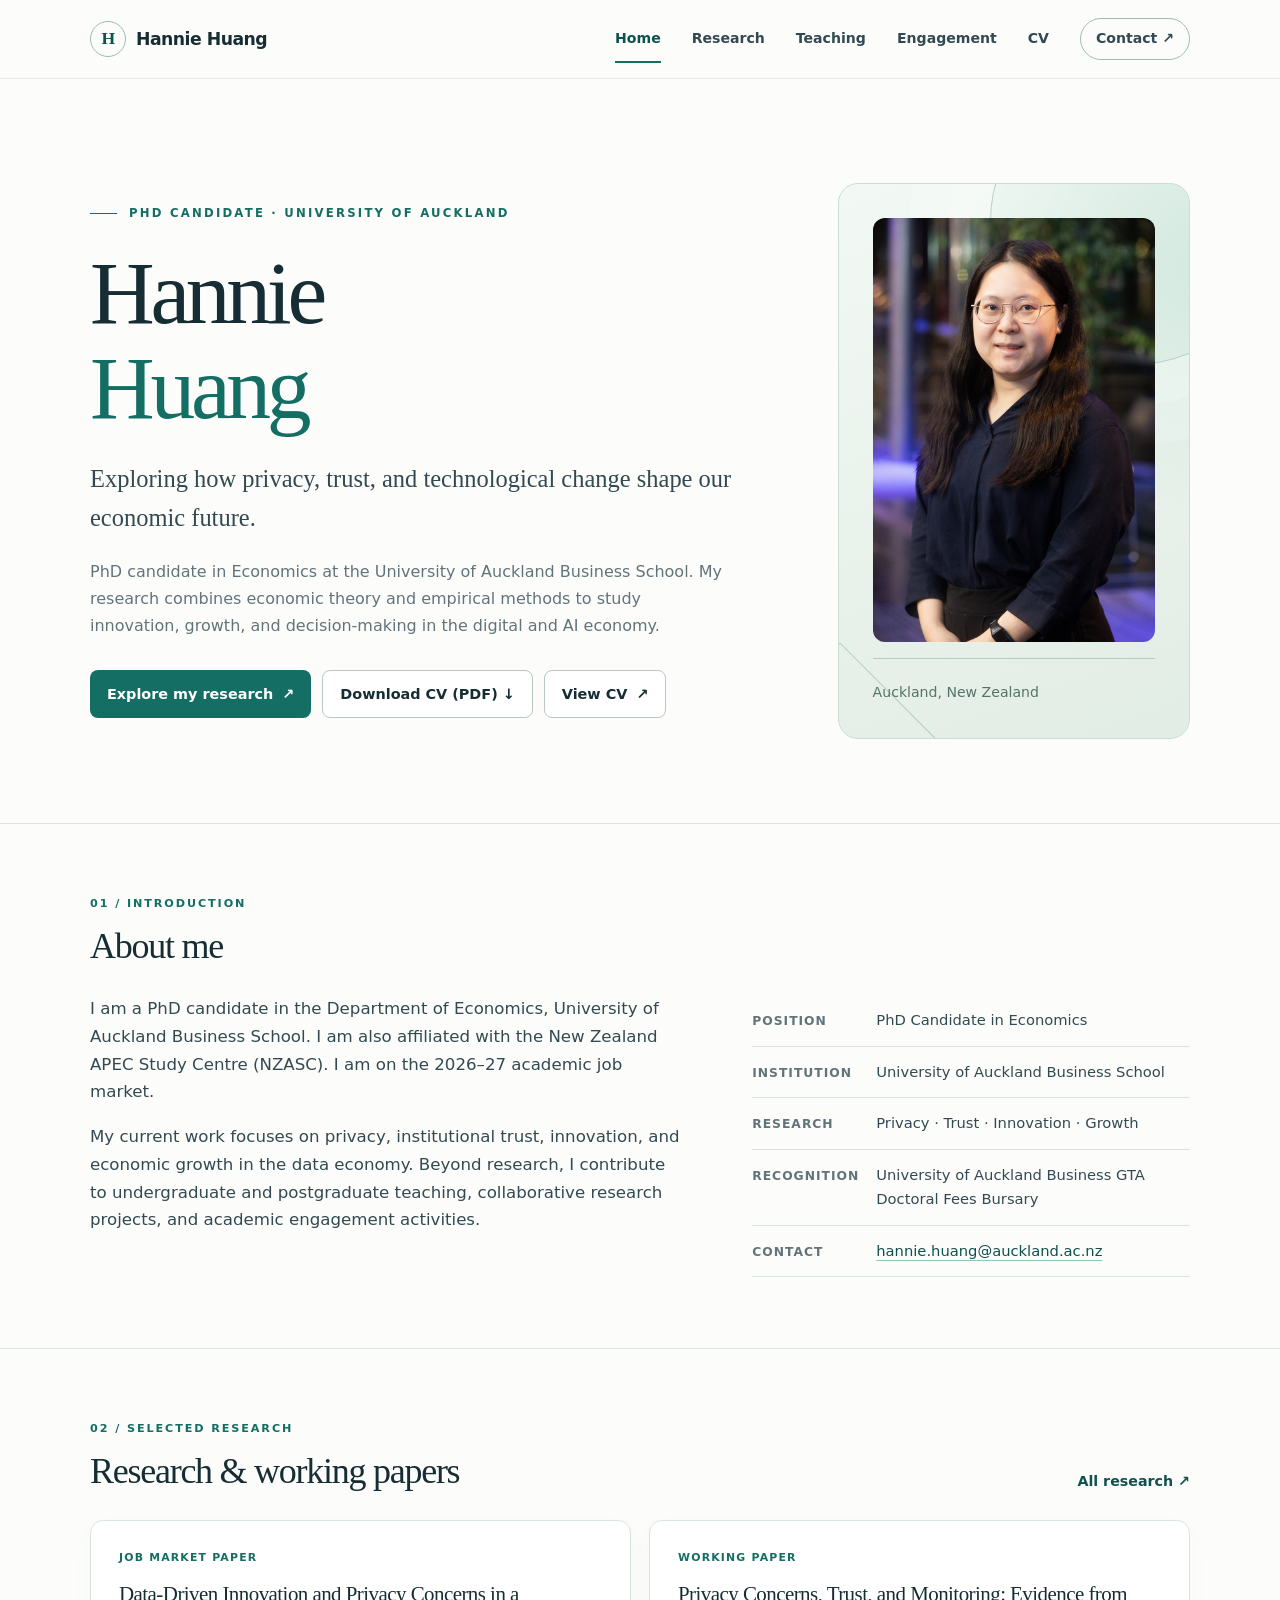
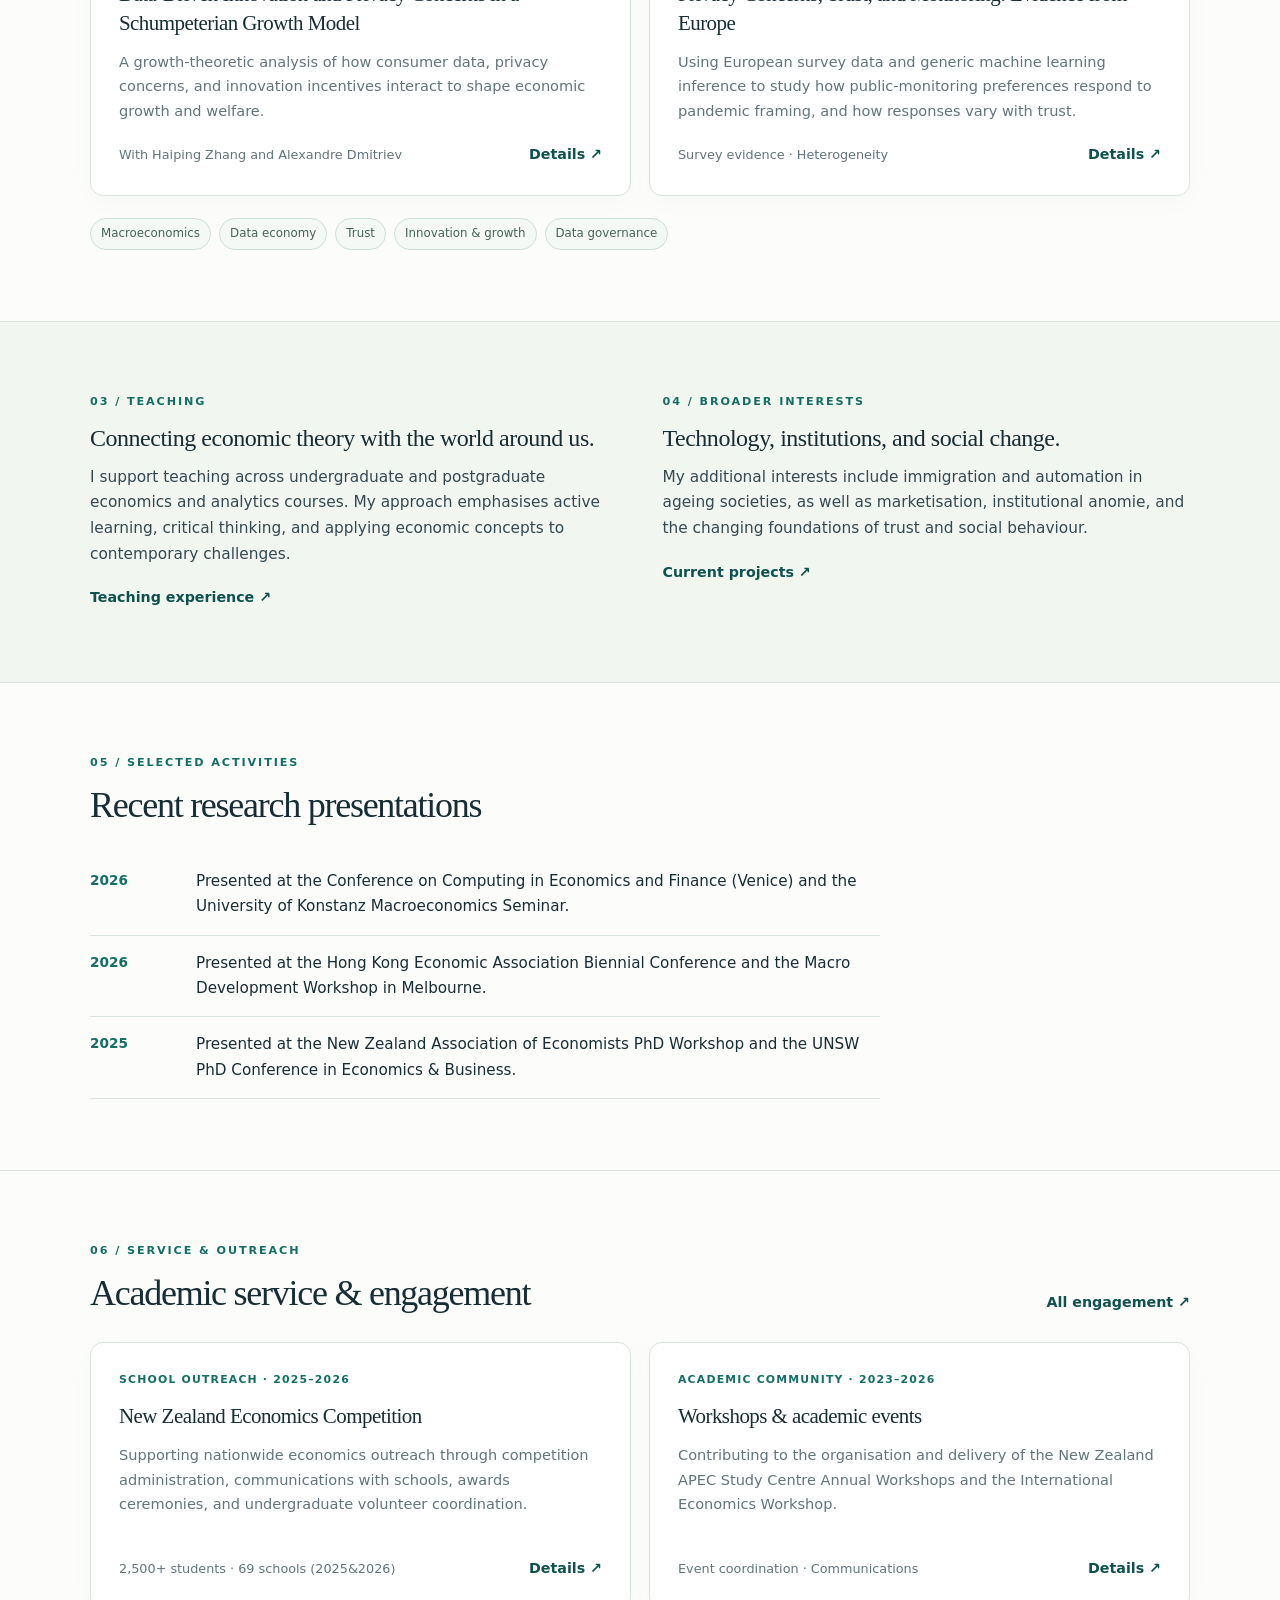
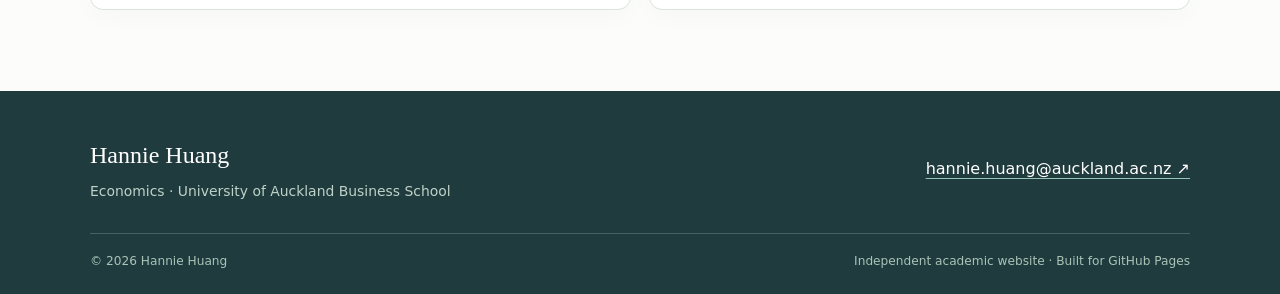
<file: index.html>
<!doctype html>
<html lang="en"><head><meta charset="utf-8"><meta name="viewport" content="width=device-width, initial-scale=1">
<meta name="description" content="Hannie Huang, PhD candidate in Economics at the University of Auckland. Research in privacy, trust, innovation and growth in the digital economy."><meta name="theme-color" content="#fcfdfb">
<meta property="og:title" content="Home | Hannie Huang"><meta property="og:description" content="Hannie Huang, PhD candidate in Economics at the University of Auckland. Research in privacy, trust, innovation and growth in the digital economy."><meta property="og:type" content="website">
<link rel="icon" href="assets/favicon.svg" type="image/svg+xml"><link rel="stylesheet" href="assets/site.css">
<title>Home | Hannie Huang</title></head>
<body><a class="skip-link" href="#main">Skip to content</a>
<header class="site-header"><div class="container header-inner"><a class="brand" href="index.html" aria-label="Hannie Huang homepage"><span class="brand-mark" aria-hidden="true">H</span> Hannie Huang</a>
<button class="menu-toggle" type="button" aria-expanded="false" aria-controls="mainnav">Menu</button>
<nav class="site-nav" id="mainnav" aria-label="Primary navigation"><a href="index.html" aria-current="page">Home</a><a href="research.html">Research</a><a href="teaching.html">Teaching</a><a href="engagement.html">Engagement</a><a href="cv.html">CV</a><a class="nav-contact" href="mailto:hannie.huang@auckland.ac.nz">Contact ↗</a></nav></div></header>
<main id="main">
<section class="hero"><div class="container hero-grid"><div>
<div class="eyebrow">PhD Candidate · University of Auckland</div>
<h1>Hannie<br><span>Huang </span></h1>
<p class="hero-lead">Exploring how privacy, trust, and technological change shape our economic future.</p>
<p class="hero-description">PhD candidate in Economics at the University of Auckland Business School. My research combines economic theory and empirical methods to study innovation, growth, and decision-making in the digital and AI economy.</p>
<div class="actions"><a class="btn btn-primary" href="research.html">Explore my research <span aria-hidden="true">↗</span></a><a class="btn btn-secondary" href="assets/Hannie_Huang_CV.pdf" download="Hannie_Huang_CV.pdf"> Download CV (PDF) ↓ </a><a class="btn btn-secondary" href="cv.html">View CV <span aria-hidden="true">↗</span></a></div>
</div><div class="profile-panel" aria-label="Portrait and location"><img src="assets/profile.jpg" alt="Portrait of Hannie Huang" class="profile-photo"><div class="profile-label"></div><div class="profile-text">Auckland, New Zealand</div></div></div></section>
<section class="section" id="about"><div class="container"><div class="section-heading"><div><span class="kicker">01 / Introduction</span><h2>About me</h2></div></div>
<div class="about-grid"><div class="about-copy"><p>I am a PhD candidate in the Department of Economics, University of Auckland Business School. I am also affiliated with the New Zealand APEC Study Centre (NZASC). I am on the 2026–27 academic job market. </p>
<p>My current work focuses on privacy, institutional trust, innovation, and economic growth in the data economy. Beyond research, I contribute to undergraduate and postgraduate teaching, collaborative research projects, and academic engagement activities.</p></div>
<div><ul class="fact-list"><li><strong>Position</strong><span>PhD Candidate in Economics</span></li><li><strong>Institution</strong><span>University of Auckland Business School</span></li><li><strong>Research</strong><span>Privacy · Trust · Innovation · Growth</span></li><li><strong>Recognition</strong><span>University of Auckland Business GTA Doctoral Fees Bursary</span></li><li><strong>Contact</strong><span><a href="mailto:hannie.huang@auckland.ac.nz">hannie.huang@auckland.ac.nz</a></span></li></ul></div></div>
</div></section>
<section class="section" id="selected-research"><div class="container"><div class="section-heading"><div><span class="kicker">02 / Selected research</span><h2>Research & working papers</h2></div><a class="inline-link" href="research.html">All research ↗</a></div>
<div class="two-col"><article class="paper-card"><span class="label">Job market paper</span><h3>Data-Driven Innovation and Privacy Concerns in a Schumpeterian Growth Model</h3><p>A growth-theoretic analysis of how consumer data, privacy concerns, and innovation incentives interact to shape economic growth and welfare.</p><div class="meta"><span class="muted" style="font-size:.8rem">With Haiping Zhang and Alexandre Dmitriev</span><a class="inline-link" href="research.html#innovation">Details ↗</a></div></article>
<article class="paper-card"><span class="label">Working paper</span><h3>Privacy Concerns, Trust, and Monitoring: Evidence from Europe</h3><p>Using European survey data and generic machine learning inference to study how public-monitoring preferences respond to pandemic framing, and how responses vary with trust.</p><div class="meta"><span class="muted" style="font-size:.8rem">Survey evidence · Heterogeneity</span><a class="inline-link" href="research.html#privacy-trust">Details ↗</a></div></article></div>
<div class="chips"><span class="chip">Macroeconomics</span><span class="chip">Data economy</span><span class="chip">Trust</span><span class="chip">Innovation & growth</span><span class="chip">Data governance</span></div>
</div></section>
<section class="section feature-band"><div class="container feature-grid"><article class="feature-item"><span class="kicker">03 / Teaching</span><h3>Connecting economic theory with the world around us.</h3><p>I support teaching across undergraduate and postgraduate economics and analytics courses. My approach emphasises active learning, critical thinking, and applying economic concepts to contemporary challenges.</p><a class="inline-link" href="teaching.html">Teaching experience ↗</a></article>
<article class="feature-item"><span class="kicker">04 / Broader interests</span><h3>Technology, institutions, and social change.</h3><p>My additional interests include immigration and automation in ageing societies, as well as marketisation, institutional anomie, and the changing foundations of trust and social behaviour.</p><a class="inline-link" href="research.html#work-in-progress">Current projects ↗</a></article></div></section>
<section class="section"><div class="container"><div class="section-heading"><div><span class="kicker">05 / Selected activities</span><h2>Recent research presentations</h2></div></div>
<ol class="timeline"><li><time datetime="2026">2026</time><span>Presented at the Conference on Computing in Economics and Finance (Venice) and the University of Konstanz Macroeconomics Seminar.</span></li>
<li><time datetime="2026">2026</time><span>Presented at the Hong Kong Economic Association Biennial Conference and the Macro Development Workshop in Melbourne.</span></li>
<li><time datetime="2025">2025</time><span>Presented at the New Zealand Association of Economists PhD Workshop and the UNSW PhD Conference in Economics & Business.</span></li></ol></div></section>
<section class="section" id="engagement"><div class="container"><div class="section-heading"><div><span class="kicker">06 / Service & outreach</span><h2>Academic service & engagement</h2></div><a class="inline-link" href="engagement.html">All engagement ↗</a></div>
<div class="two-col"><article class="paper-card"><span class="label">School outreach · 2025–2026</span><h3>New Zealand Economics Competition</h3><p>Supporting nationwide economics outreach through competition administration, communications with schools, awards ceremonies, and undergraduate volunteer coordination.</p><div class="meta"><span class="muted" style="font-size:.8rem">2,500+ students · 69 schools (2025&2026)</span><a class="inline-link" href="engagement.html#competition">Details ↗</a></div></article>
<article class="paper-card"><span class="label">Academic community · 2023–2026</span><h3>Workshops & academic events</h3><p>Contributing to the organisation and delivery of the New Zealand APEC Study Centre Annual Workshops and the International Economics Workshop.</p><div class="meta"><span class="muted" style="font-size:.8rem">Event coordination · Communications</span><a class="inline-link" href="engagement.html#workshops">Details ↗</a></div></article></div>
</div></section>
</main>
<footer class="site-footer"><div class="container"><div class="footer-main"><div><strong>Hannie Huang</strong><p>Economics · University of Auckland Business School</p></div><a href="mailto:hannie.huang@auckland.ac.nz">hannie.huang@auckland.ac.nz ↗</a></div>
<div class="footer-bottom"><span>© <span class="year">2026</span> Hannie Huang</span><span>Independent academic website · Built for GitHub Pages</span></div></div></footer>
<script src="assets/site.js" defer></script></body></html>
</file>
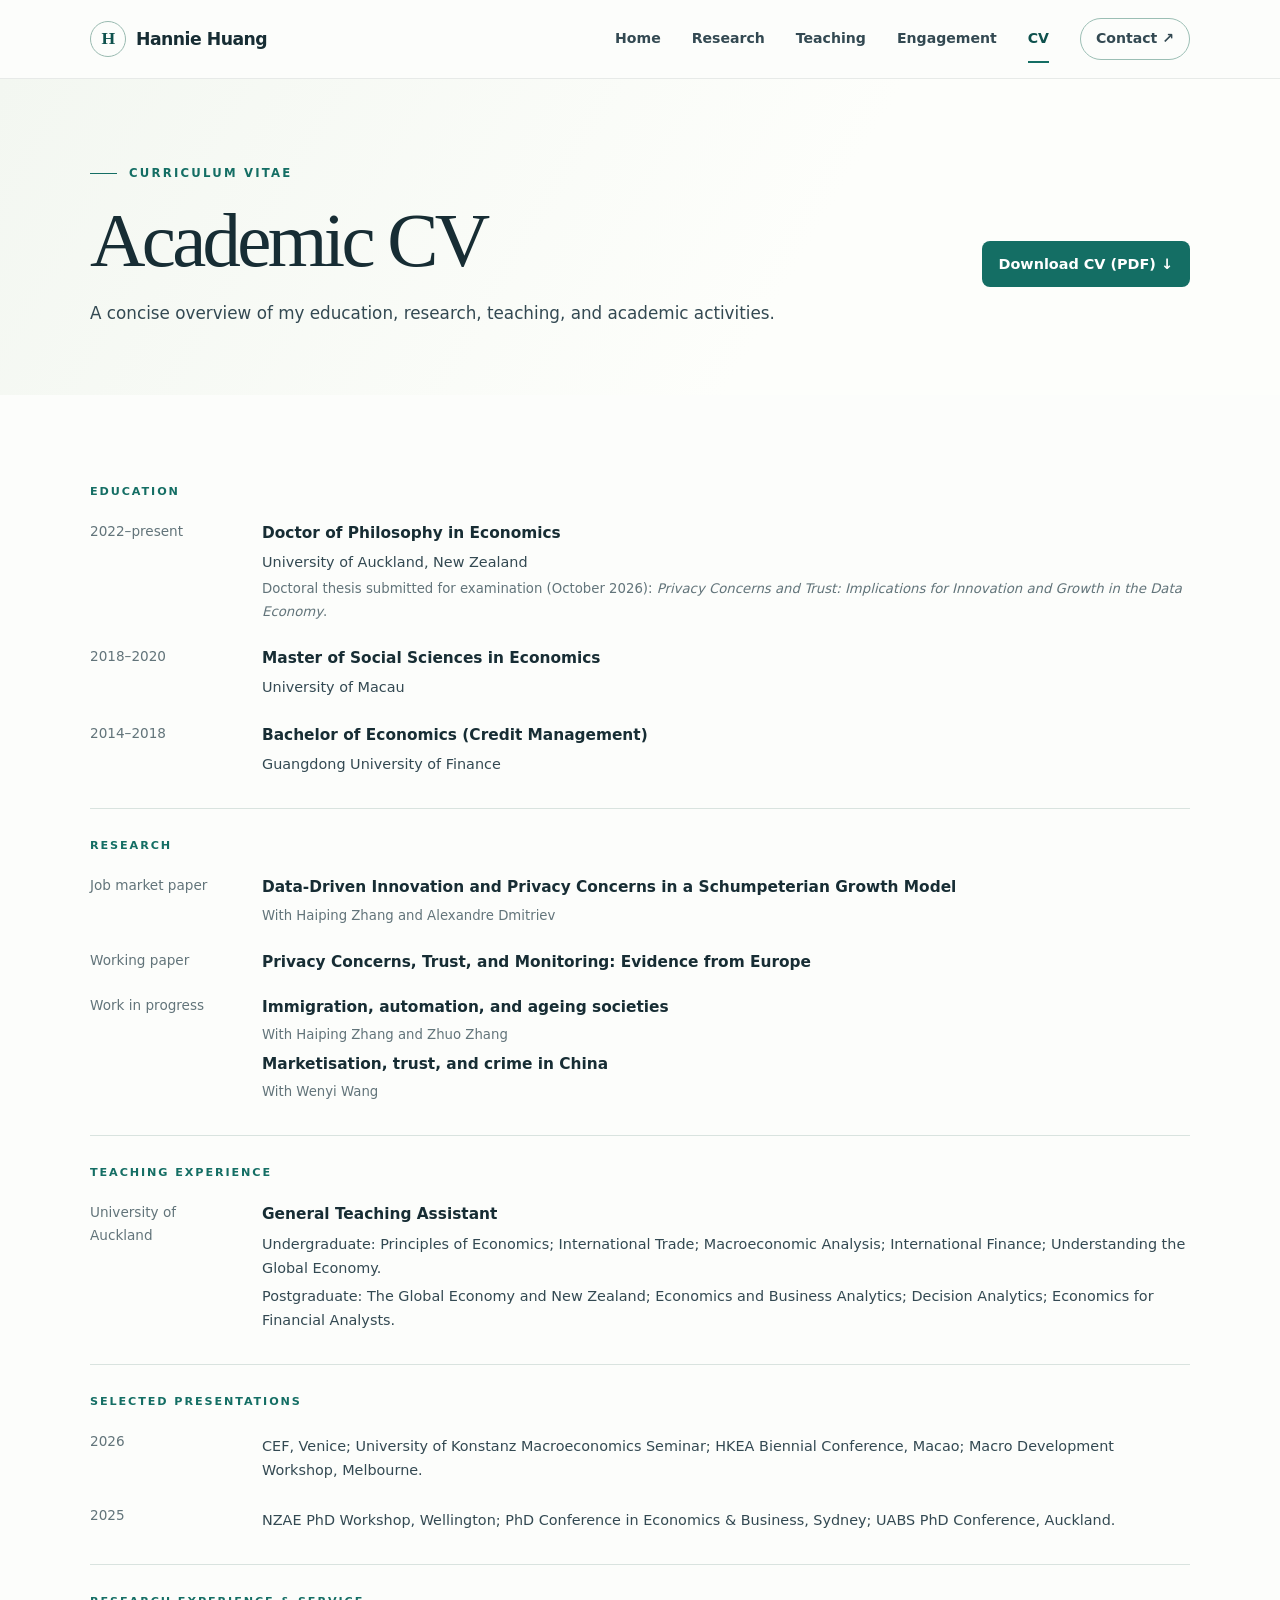
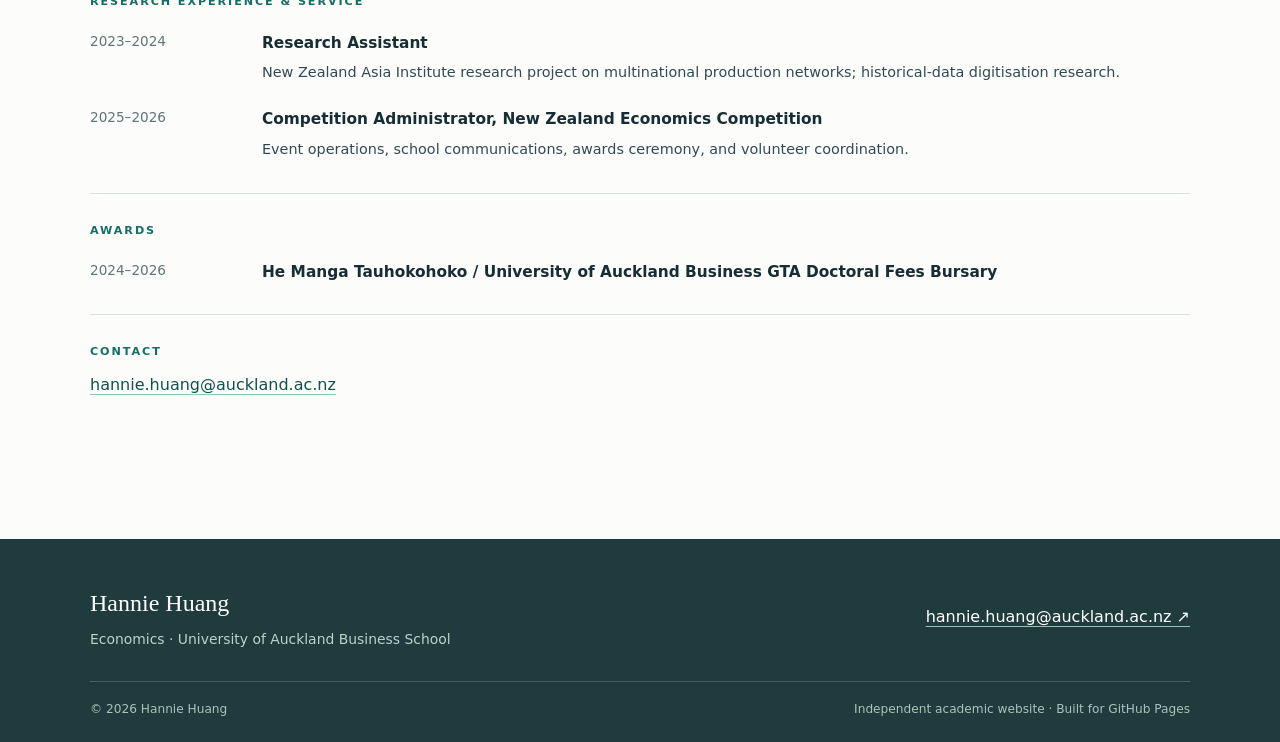
<file: cv.html>
<!doctype html>
<html lang="en"><head><meta charset="utf-8"><meta name="viewport" content="width=device-width, initial-scale=1">
<meta name="description" content="Academic CV of Hannie Huang, PhD candidate in Economics at the University of Auckland."><meta name="theme-color" content="#fcfdfb">
<meta property="og:title" content="Academic CV | Hannie Huang"><meta property="og:description" content="Academic CV of Hannie Huang, PhD candidate in Economics at the University of Auckland."><meta property="og:type" content="website">
<link rel="icon" href="assets/favicon.svg" type="image/svg+xml"><link rel="stylesheet" href="assets/site.css">
<title>Academic CV | Hannie Huang</title></head>
<body><a class="skip-link" href="#main">Skip to content</a>
<header class="site-header"><div class="container header-inner"><a class="brand" href="index.html" aria-label="Hannie Huang homepage"><span class="brand-mark" aria-hidden="true">H</span> Hannie Huang</a>
<button class="menu-toggle" type="button" aria-expanded="false" aria-controls="mainnav">Menu</button>
<nav class="site-nav" id="mainnav" aria-label="Primary navigation"><a href="index.html">Home</a><a href="research.html">Research</a><a href="teaching.html">Teaching</a><a href="engagement.html">Engagement</a><a href="cv.html" aria-current="page">CV</a><a class="nav-contact" href="mailto:hannie.huang@auckland.ac.nz">Contact ↗</a></nav></div></header>
<main id="main">
<section class="page-hero"><div class="container"><div class="eyebrow">Curriculum vitae</div><div class="cv-header-row"><div><h1>Academic CV</h1><p>A concise overview of my education, research, teaching, and academic activities.</p></div><a class="btn btn-primary no-print" href="assets/Hannie_Huang_CV.pdf" download="Hannie_Huang_CV.pdf">Download CV (PDF) ↓</a></div></div></section>
<div class="container content-shell"><section class="cv-block"><span class="kicker">Education</span><div class="cv-entry"><div class="cv-date">2022–present</div><div><strong>Doctor of Philosophy in Economics</strong><p>University of Auckland, New Zealand</p><p class="small">Doctoral thesis submitted for examination (October 2026): <em>Privacy Concerns and Trust: Implications for Innovation and Growth in the Data Economy</em>.</p></div></div>
<div class="cv-entry"><div class="cv-date">2018–2020</div><div><strong>Master of Social Sciences in Economics</strong><p>University of Macau</p></div></div>
<div class="cv-entry"><div class="cv-date">2014–2018</div><div><strong>Bachelor of Economics (Credit Management)</strong><p>Guangdong University of Finance</p></div></div></section>
<section class="cv-block"><span class="kicker">Research</span><div class="cv-entry"><div class="cv-date">Job market paper</div><div><strong>Data-Driven Innovation and Privacy Concerns in a Schumpeterian Growth Model</strong><p class="small">With Haiping Zhang and Alexandre Dmitriev</p></div></div>
<div class="cv-entry"><div class="cv-date">Working paper</div><div><strong>Privacy Concerns, Trust, and Monitoring: Evidence from Europe</strong></div></div>
<div class="cv-entry"><div class="cv-date">Work in progress</div><div><strong>Immigration, automation, and ageing societies</strong><p class="small">With Haiping Zhang and Zhuo Zhang</p><strong>Marketisation, trust, and crime in China</strong><p class="small">With Wenyi Wang</p></div></div></section>
<section class="cv-block"><span class="kicker">Teaching experience</span><div class="cv-entry"><div class="cv-date">University of Auckland</div><div><strong>General Teaching Assistant </strong><p>Undergraduate: Principles of Economics; International Trade; Macroeconomic Analysis; International Finance; Understanding the Global Economy.</p><p>Postgraduate: The Global Economy and New Zealand; Economics and Business Analytics; Decision Analytics; Economics for Financial Analysts.</p></div></div></section>
<section class="cv-block"><span class="kicker">Selected presentations</span><div class="cv-entry"><div class="cv-date">2026</div><div><p>CEF, Venice; University of Konstanz Macroeconomics Seminar; HKEA Biennial Conference, Macao; Macro Development Workshop, Melbourne.</p></div></div><div class="cv-entry"><div class="cv-date">2025</div><div><p>NZAE PhD Workshop, Wellington; PhD Conference in Economics & Business, Sydney; UABS PhD Conference, Auckland.</p></div></div></section>
<section class="cv-block"><span class="kicker">Research experience & service</span><div class="cv-entry"><div class="cv-date">2023–2024</div><div><strong>Research Assistant</strong><p>New Zealand Asia Institute research project on multinational production networks; historical-data digitisation research.</p></div></div><div class="cv-entry"><div class="cv-date">2025–2026</div><div><strong>Competition Administrator, New Zealand Economics Competition</strong><p>Event operations, school communications, awards ceremony, and volunteer coordination.</p></div></div></section>
<section class="cv-block"><span class="kicker">Awards</span><div class="cv-entry"><div class="cv-date">2024–2026</div><div><strong>He Manga Tauhokohoko / University of Auckland Business GTA Doctoral Fees Bursary</strong></div></div></section>
<section class="cv-block"><span class="kicker">Contact</span><p><a href="mailto:hannie.huang@auckland.ac.nz">hannie.huang@auckland.ac.nz</a></p></section></div></main>
<footer class="site-footer"><div class="container"><div class="footer-main"><div><strong>Hannie Huang</strong><p>Economics · University of Auckland Business School</p></div><a href="mailto:hannie.huang@auckland.ac.nz">hannie.huang@auckland.ac.nz ↗</a></div>
<div class="footer-bottom"><span>© <span class="year">2026</span> Hannie Huang</span><span>Independent academic website · Built for GitHub Pages</span></div></div></footer>
<script src="assets/site.js" defer></script></body></html>
</file>
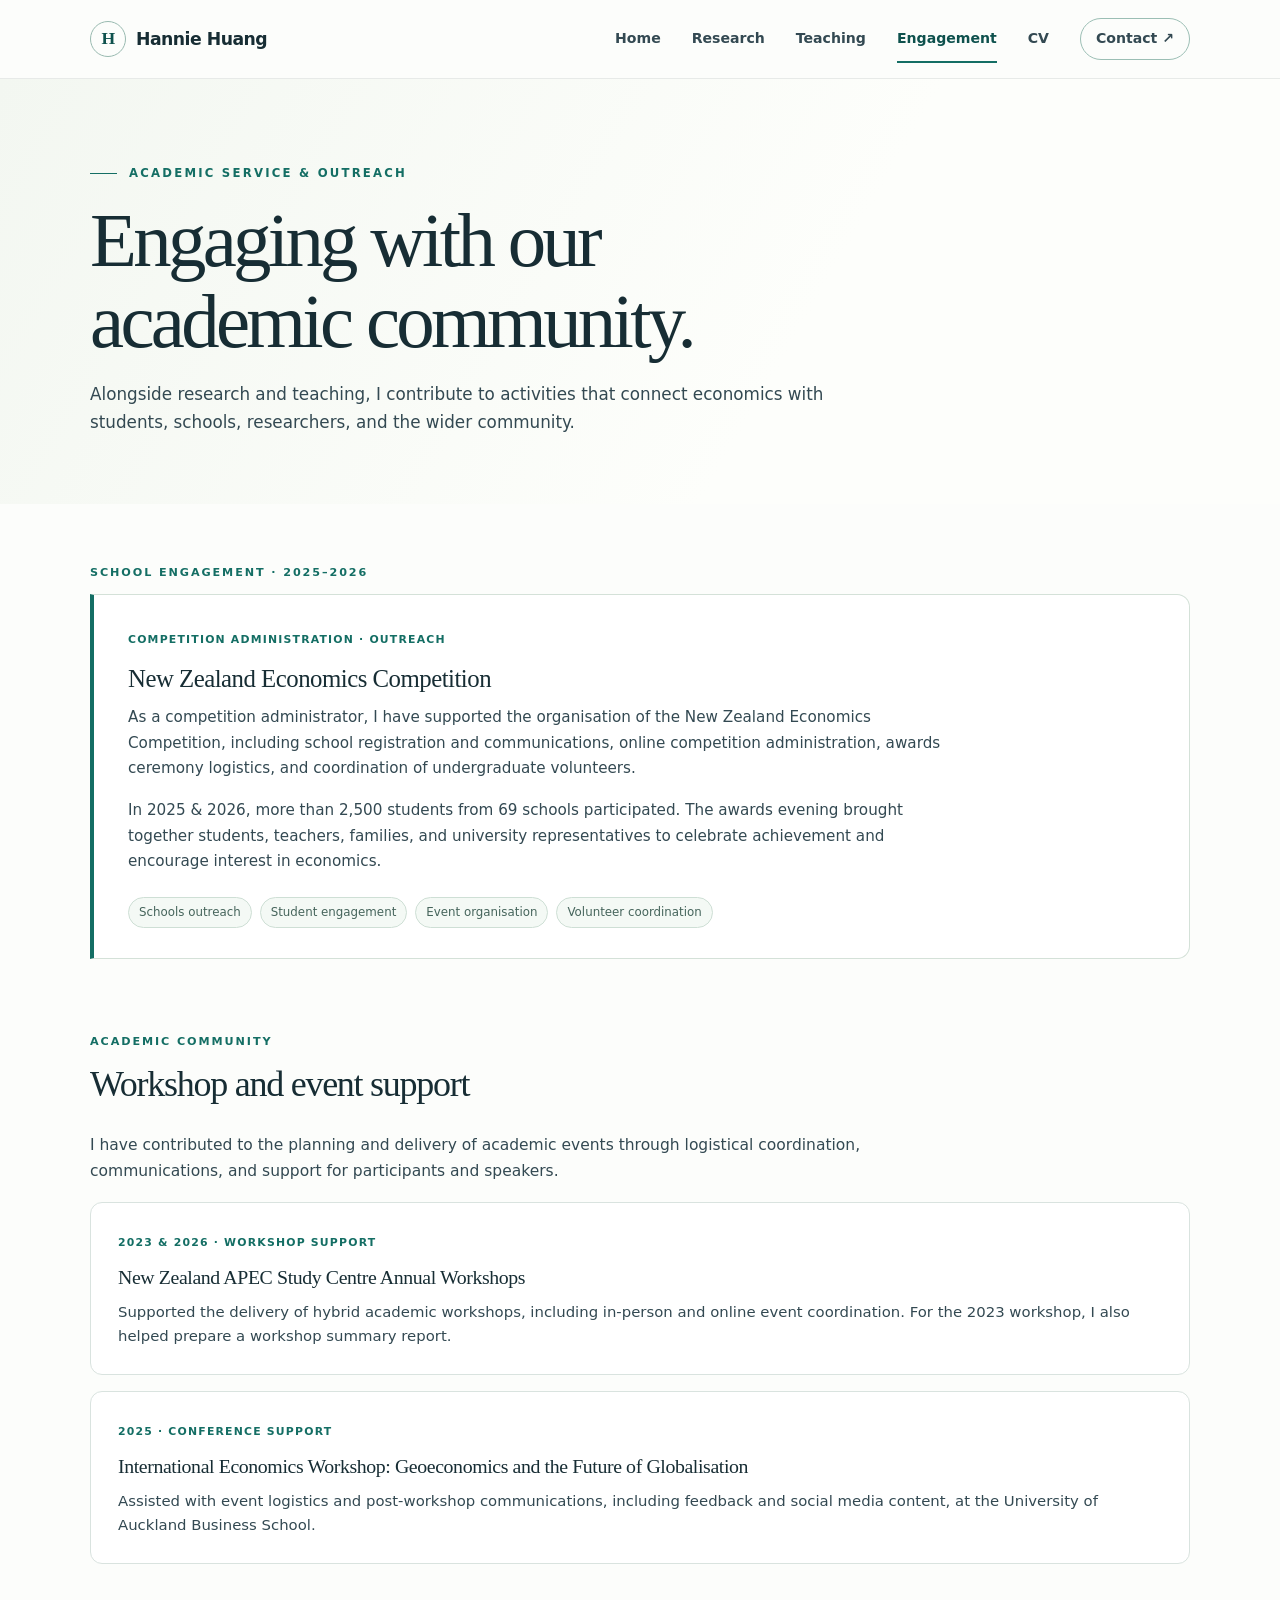
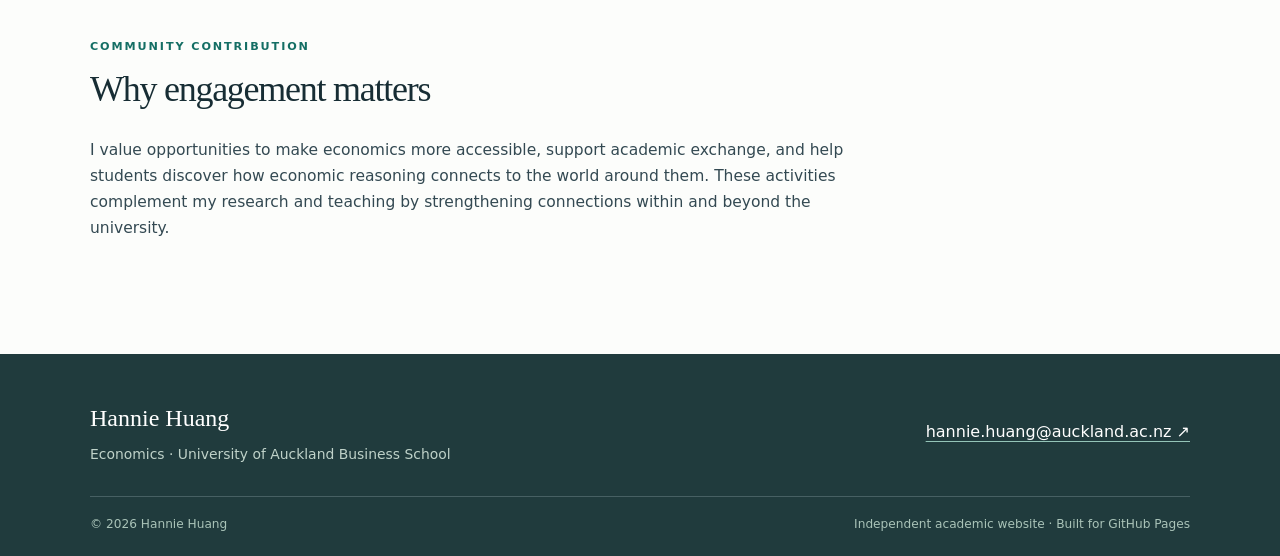
<file: engagement.html>
<!doctype html>
<html lang="en"><head><meta charset="utf-8"><meta name="viewport" content="width=device-width, initial-scale=1">
<meta name="description" content="Academic service and community engagement by Hannie Huang, including the New Zealand Economics Competition, university workshops, and outreach activities."><meta name="theme-color" content="#fcfdfb">
<meta property="og:title" content="Engagement | Hannie Huang"><meta property="og:description" content="Academic service, school outreach, and event coordination at the University of Auckland Business School."><meta property="og:type" content="website">
<link rel="icon" href="assets/favicon.svg" type="image/svg+xml"><link rel="stylesheet" href="assets/site.css">
<title>Engagement | Hannie Huang</title></head>
<body><a class="skip-link" href="#main">Skip to content</a>
<header class="site-header"><div class="container header-inner"><a class="brand" href="index.html" aria-label="Hannie Huang homepage"><span class="brand-mark" aria-hidden="true">H</span> Hannie Huang</a>
<button class="menu-toggle" type="button" aria-expanded="false" aria-controls="mainnav">Menu</button>
<nav class="site-nav" id="mainnav" aria-label="Primary navigation"><a href="index.html">Home</a><a href="research.html">Research</a><a href="teaching.html">Teaching</a><a href="engagement.html" aria-current="page">Engagement</a><a href="cv.html">CV</a><a class="nav-contact" href="mailto:hannie.huang@auckland.ac.nz">Contact ↗</a></nav></div></header>
<main id="main">
<section class="page-hero"><div class="container"><div class="eyebrow">Academic service & outreach</div><h1>Engaging with our<br>academic community.</h1><p>Alongside research and teaching, I contribute to activities that connect economics with students, schools, researchers, and the wider community.</p></div></section>
<div class="container content-shell">
<section class="content-block" id="competition"><span class="kicker">School engagement · 2025–2026</span><div class="research-feature"><span class="label">Competition administration · Outreach</span><h3>New Zealand Economics Competition</h3><p>As a competition administrator, I have supported the organisation of the New Zealand Economics Competition, including school registration and communications, online competition administration, awards ceremony logistics, and coordination of undergraduate volunteers.</p><p>In 2025 & 2026, more than 2,500 students from 69 schools participated. The awards evening brought together students, teachers, families, and university representatives to celebrate achievement and encourage interest in economics.</p><div class="chips"><span class="chip">Schools outreach</span><span class="chip">Student engagement</span><span class="chip">Event organisation</span><span class="chip">Volunteer coordination</span></div></div></section>
<section class="content-block" id="workshops"><div class="section-heading"><div><span class="kicker">Academic community</span><h2>Workshop and event support</h2></div></div><p class="section-intro">I have contributed to the planning and delivery of academic events through logistical coordination, communications, and support for participants and speakers.</p>
<div class="list-cards"><article class="item-card"><span class="label">2023 & 2026 · Workshop support</span><h3>New Zealand APEC Study Centre Annual Workshops</h3><p>Supported the delivery of hybrid academic workshops, including in-person and online event coordination. For the 2023 workshop, I also helped prepare a workshop summary report.</p></article>
<article class="item-card"><span class="label">2025 · Conference support</span><h3>International Economics Workshop: Geoeconomics and the Future of Globalisation</h3><p>Assisted with event logistics and post-workshop communications, including feedback and social media content, at the University of Auckland Business School.</p></article></div></section>
<section class="content-block"><div class="section-heading"><div><span class="kicker">Community contribution</span><h2>Why engagement matters</h2></div></div><p class="section-intro">I value opportunities to make economics more accessible, support academic exchange, and help students discover how economic reasoning connects to the world around them. These activities complement my research and teaching by strengthening connections within and beyond the university.</p></section>
</div></main>
<footer class="site-footer"><div class="container"><div class="footer-main"><div><strong>Hannie Huang</strong><p>Economics · University of Auckland Business School</p></div><a href="mailto:hannie.huang@auckland.ac.nz">hannie.huang@auckland.ac.nz ↗</a></div>
<div class="footer-bottom"><span>© <span class="year">2026</span> Hannie Huang</span><span>Independent academic website · Built for GitHub Pages</span></div></div></footer>
<script src="assets/site.js" defer></script></body></html>
</file>
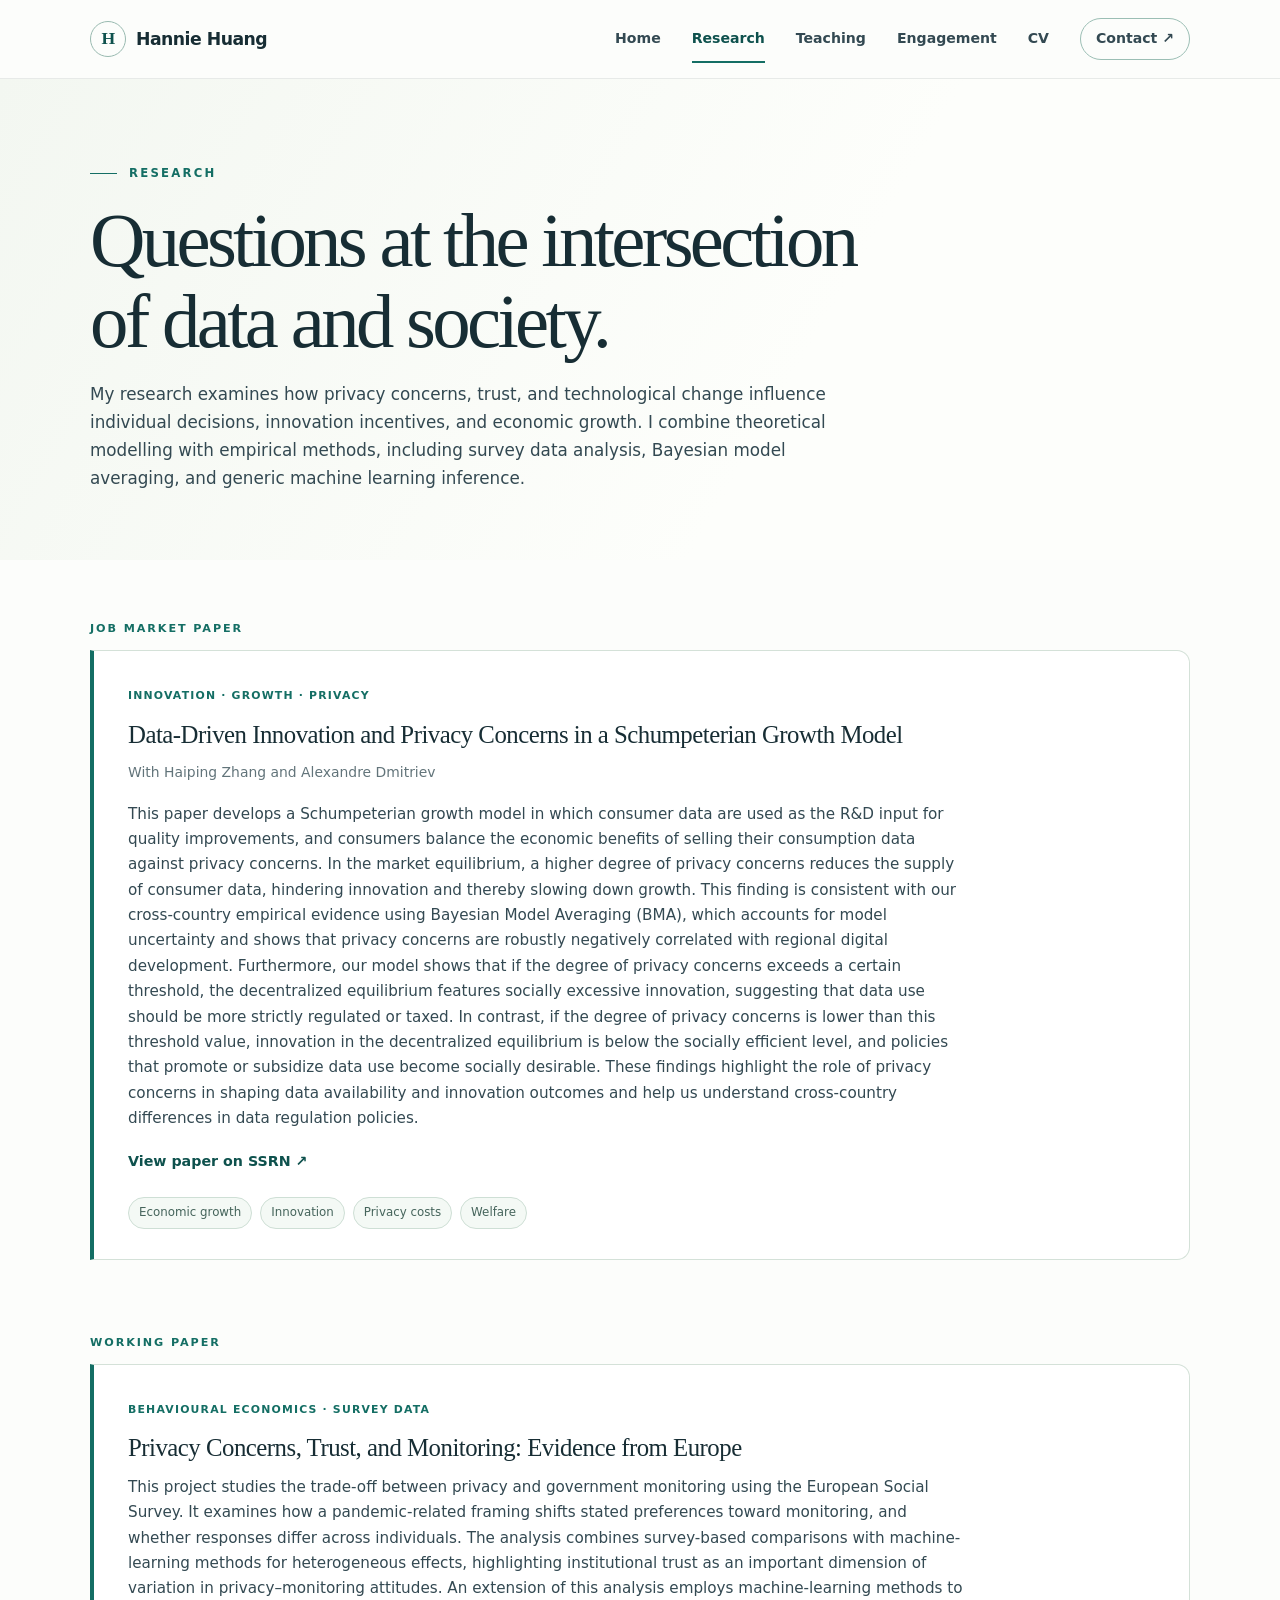
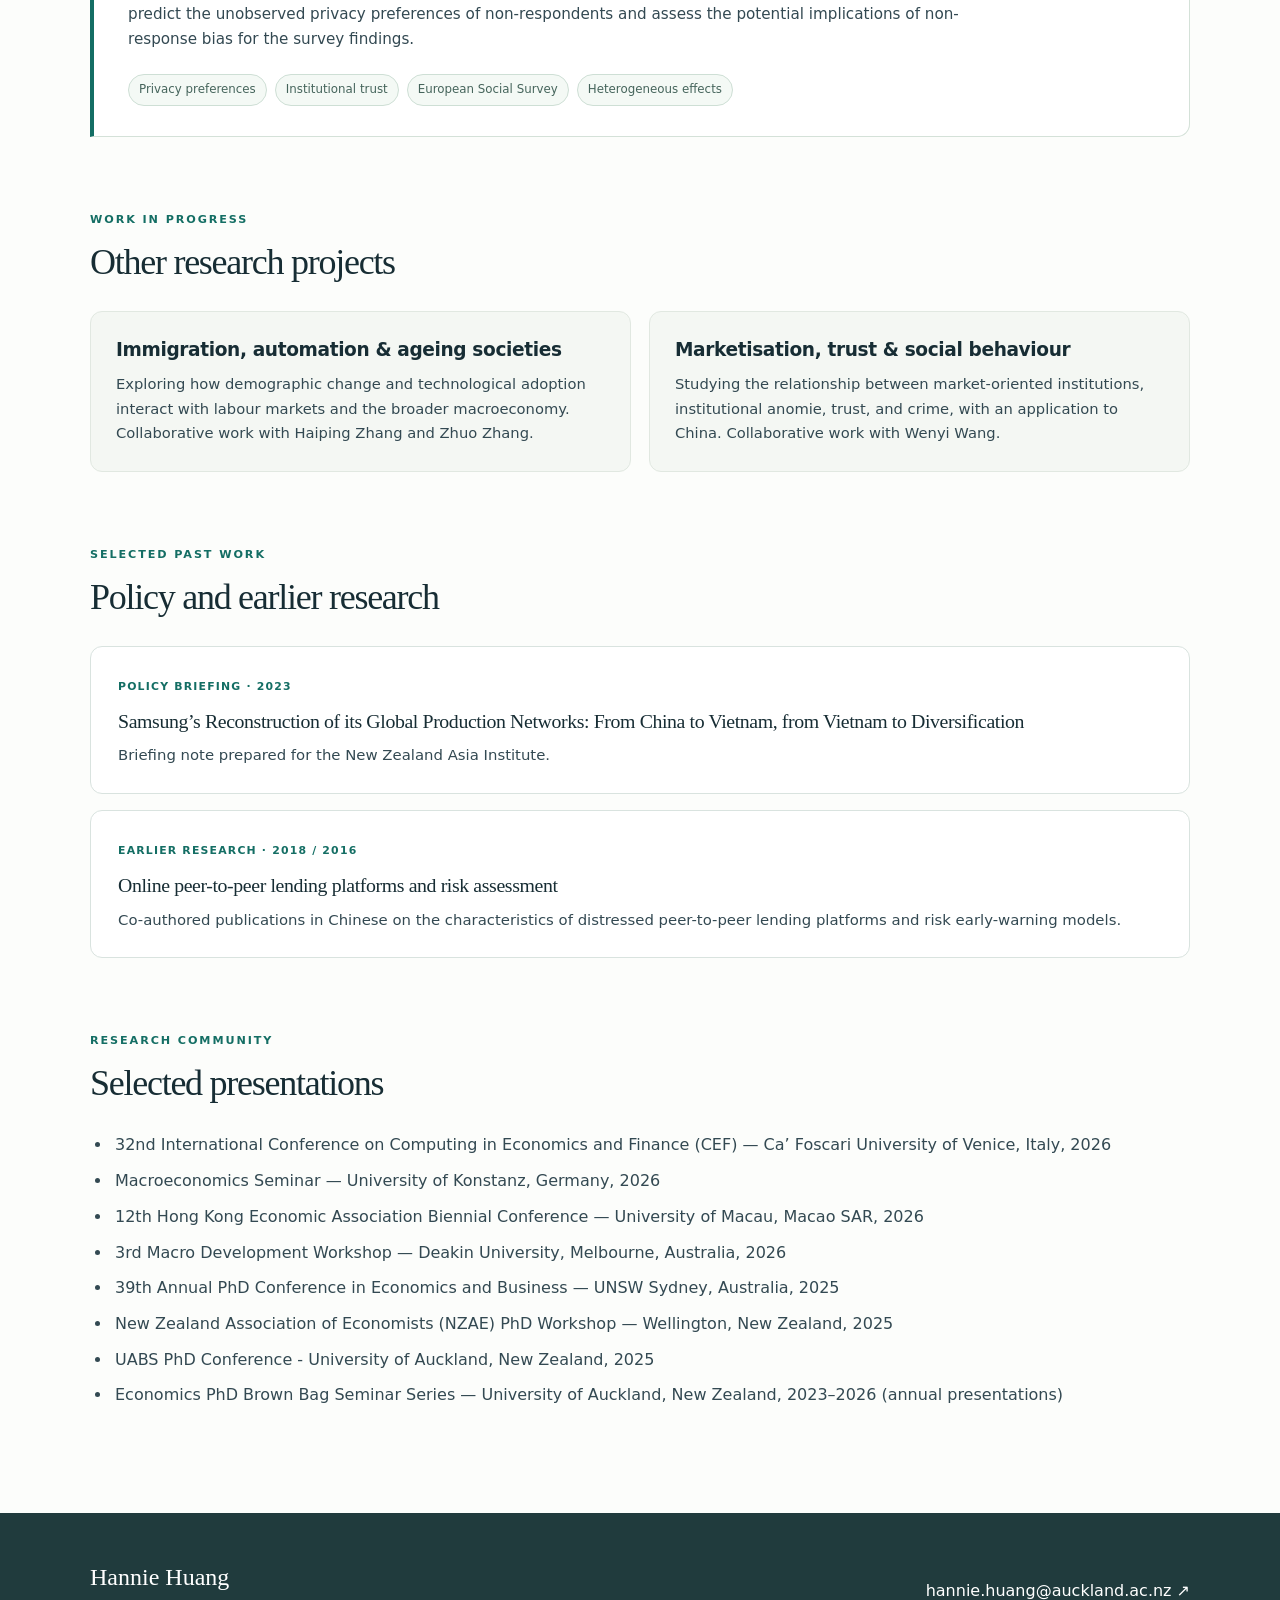
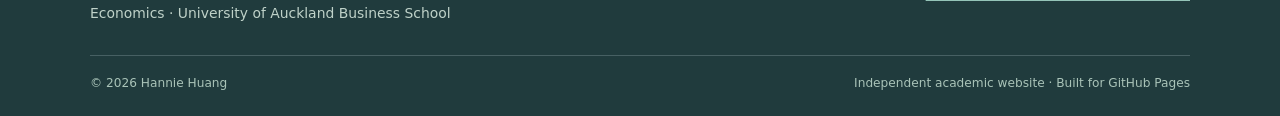
<file: research.html>
<!doctype html>
<html lang="en"><head><meta charset="utf-8"><meta name="viewport" content="width=device-width, initial-scale=1">
<meta name="description" content="Research by Hannie Huang on privacy, trust, innovation, economic growth, monitoring preferences, and technological change."><meta name="theme-color" content="#fcfdfb">
<meta property="og:title" content="Research | Hannie Huang"><meta property="og:description" content="Research by Hannie Huang on privacy, trust, innovation, economic growth, monitoring preferences, and technological change."><meta property="og:type" content="website">
<link rel="icon" href="assets/favicon.svg" type="image/svg+xml"><link rel="stylesheet" href="assets/site.css">
<title>Research | Hannie Huang</title></head>
<body><a class="skip-link" href="#main">Skip to content</a>
<header class="site-header"><div class="container header-inner"><a class="brand" href="index.html" aria-label="Hannie Huang homepage"><span class="brand-mark" aria-hidden="true">H</span> Hannie Huang</a>
<button class="menu-toggle" type="button" aria-expanded="false" aria-controls="mainnav">Menu</button>
<nav class="site-nav" id="mainnav" aria-label="Primary navigation"><a href="index.html">Home</a><a href="research.html" aria-current="page">Research</a><a href="teaching.html">Teaching</a><a href="engagement.html">Engagement</a><a href="cv.html">CV</a><a class="nav-contact" href="mailto:hannie.huang@auckland.ac.nz">Contact ↗</a></nav></div></header>
<main id="main">
<section class="page-hero"><div class="container"><div class="eyebrow">Research</div><h1>Questions at the intersection<br>of data and society.</h1><p>My research examines how privacy concerns, trust, and technological change influence individual decisions, innovation incentives, and economic growth. I combine theoretical modelling with empirical methods, including survey data analysis, Bayesian model averaging, and generic machine learning inference.</p></div></section>
<div class="container content-shell">
<section class="content-block" id="innovation"><span class="kicker">Job market paper</span><div class="research-feature"><span class="label">Innovation · Growth · Privacy</span><h3>Data-Driven Innovation and Privacy Concerns in a Schumpeterian Growth Model</h3><p class="authors">With Haiping Zhang and Alexandre Dmitriev</p>
<p>This paper develops a Schumpeterian growth model in which consumer data are used as the R&D input for quality improvements, and consumers balance the economic benefits of selling their consumption data against privacy concerns. In the market equilibrium, a higher degree of privacy concerns reduces the supply of consumer data, hindering innovation and thereby slowing down growth. This finding is consistent with our cross-country empirical evidence using Bayesian Model Averaging (BMA), which accounts for model uncertainty and shows that privacy concerns are robustly negatively correlated with regional digital development. Furthermore, our model shows that if the degree of privacy concerns exceeds a certain threshold, the decentralized equilibrium features socially excessive innovation, suggesting that data use should be more strictly regulated or taxed. In contrast, if the degree of privacy concerns is lower than this threshold value, innovation in the decentralized equilibrium is below the socially efficient level, and policies that promote or subsidize data use become socially desirable. These findings highlight the role of privacy concerns in shaping data availability and innovation outcomes and help us understand cross-country differences in data regulation policies.</p>
<div class="meta"><a class="inline-link"  href="https://papers.ssrn.com/sol3/papers.cfm?abstract_id=5883862" target="_blank" rel="noopener noreferrer">  View paper on SSRN ↗ </a></div>
<div class="chips"><span class="chip">Economic growth</span><span class="chip">Innovation</span><span class="chip">Privacy costs</span><span class="chip">Welfare</span></div></div></section>
<section class="content-block" id="privacy-trust"><span class="kicker">Working paper</span><div class="research-feature"><span class="label">Behavioural economics · Survey data</span><h3>Privacy Concerns, Trust, and Monitoring: Evidence from Europe</h3>
<p>This project studies the trade-off between privacy and government monitoring using the European Social Survey. It examines how a pandemic-related framing shifts stated preferences toward monitoring, and whether responses differ across individuals. The analysis combines survey-based comparisons with machine-learning methods for heterogeneous effects, highlighting institutional trust as an important dimension of variation in privacy–monitoring attitudes. An extension of this analysis employs machine-learning methods to predict the unobserved privacy preferences of non-respondents and assess the potential implications of non-response bias for the survey findings.</p>
<div class="chips"><span class="chip">Privacy preferences</span><span class="chip">Institutional trust</span><span class="chip">European Social Survey</span><span class="chip">Heterogeneous effects</span></div></div></section>
<section class="content-block" id="work-in-progress"><div class="section-heading"><div><span class="kicker">Work in progress</span><h2>Other research projects</h2></div></div><div class="project-stack">
<article class="mini-project"><h3>Immigration, automation & ageing societies</h3><p>Exploring how demographic change and technological adoption interact with labour markets and the broader macroeconomy. Collaborative work with Haiping Zhang and Zhuo Zhang.</p></article>
<article class="mini-project"><h3>Marketisation, trust & social behaviour</h3><p>Studying the relationship between market-oriented institutions, institutional anomie, trust, and crime, with an application to China. Collaborative work with Wenyi Wang.</p></article>
</div></section>
<section class="content-block"><div class="section-heading"><div><span class="kicker">Selected past work</span><h2>Policy and earlier research</h2></div></div>
<div class="list-cards"><article class="item-card"><span class="label">Policy briefing · 2023</span><h3>Samsung’s Reconstruction of its Global Production Networks: From China to Vietnam, from Vietnam to Diversification</h3><p>Briefing note prepared for the New Zealand Asia Institute.</p></article>
<article class="item-card"><span class="label">Earlier research · 2018 / 2016</span><h3>Online peer-to-peer lending platforms and risk assessment</h3><p>Co-authored publications in Chinese on the characteristics of distressed peer-to-peer lending platforms and risk early-warning models.</p></article></div></section>
<section class="content-block"><div class="section-heading"><div><span class="kicker">Research community</span><h2>Selected presentations</h2></div></div>
<ul class="bullet-list">
  <li>32nd International Conference on Computing in Economics and Finance (CEF) — Ca’ Foscari University of Venice, Italy, 2026</li>
  <li>Macroeconomics Seminar — University of Konstanz, Germany, 2026</li>
  <li>12th Hong Kong Economic Association Biennial Conference — University of Macau, Macao SAR, 2026</li>
  <li>3rd Macro Development Workshop — Deakin University, Melbourne, Australia, 2026</li>
  <li>39th Annual PhD Conference in Economics and Business — UNSW Sydney, Australia, 2025</li>
  <li>New Zealand Association of Economists (NZAE) PhD Workshop — Wellington, New Zealand, 2025</li>
  <li> UABS PhD Conference - University of Auckland, New Zealand, 2025</li>
  <li>Economics PhD Brown Bag Seminar Series — University of Auckland, New Zealand, 2023–2026 (annual presentations)</li>
</ul>
</section></div></main>
<footer class="site-footer"><div class="container"><div class="footer-main"><div><strong>Hannie Huang</strong><p>Economics · University of Auckland Business School</p></div><a href="mailto:hannie.huang@auckland.ac.nz">hannie.huang@auckland.ac.nz ↗</a></div>
<div class="footer-bottom"><span>© <span class="year">2026</span> Hannie Huang</span><span>Independent academic website · Built for GitHub Pages</span></div></div></footer>
<script src="assets/site.js" defer></script></body></html>
</file>
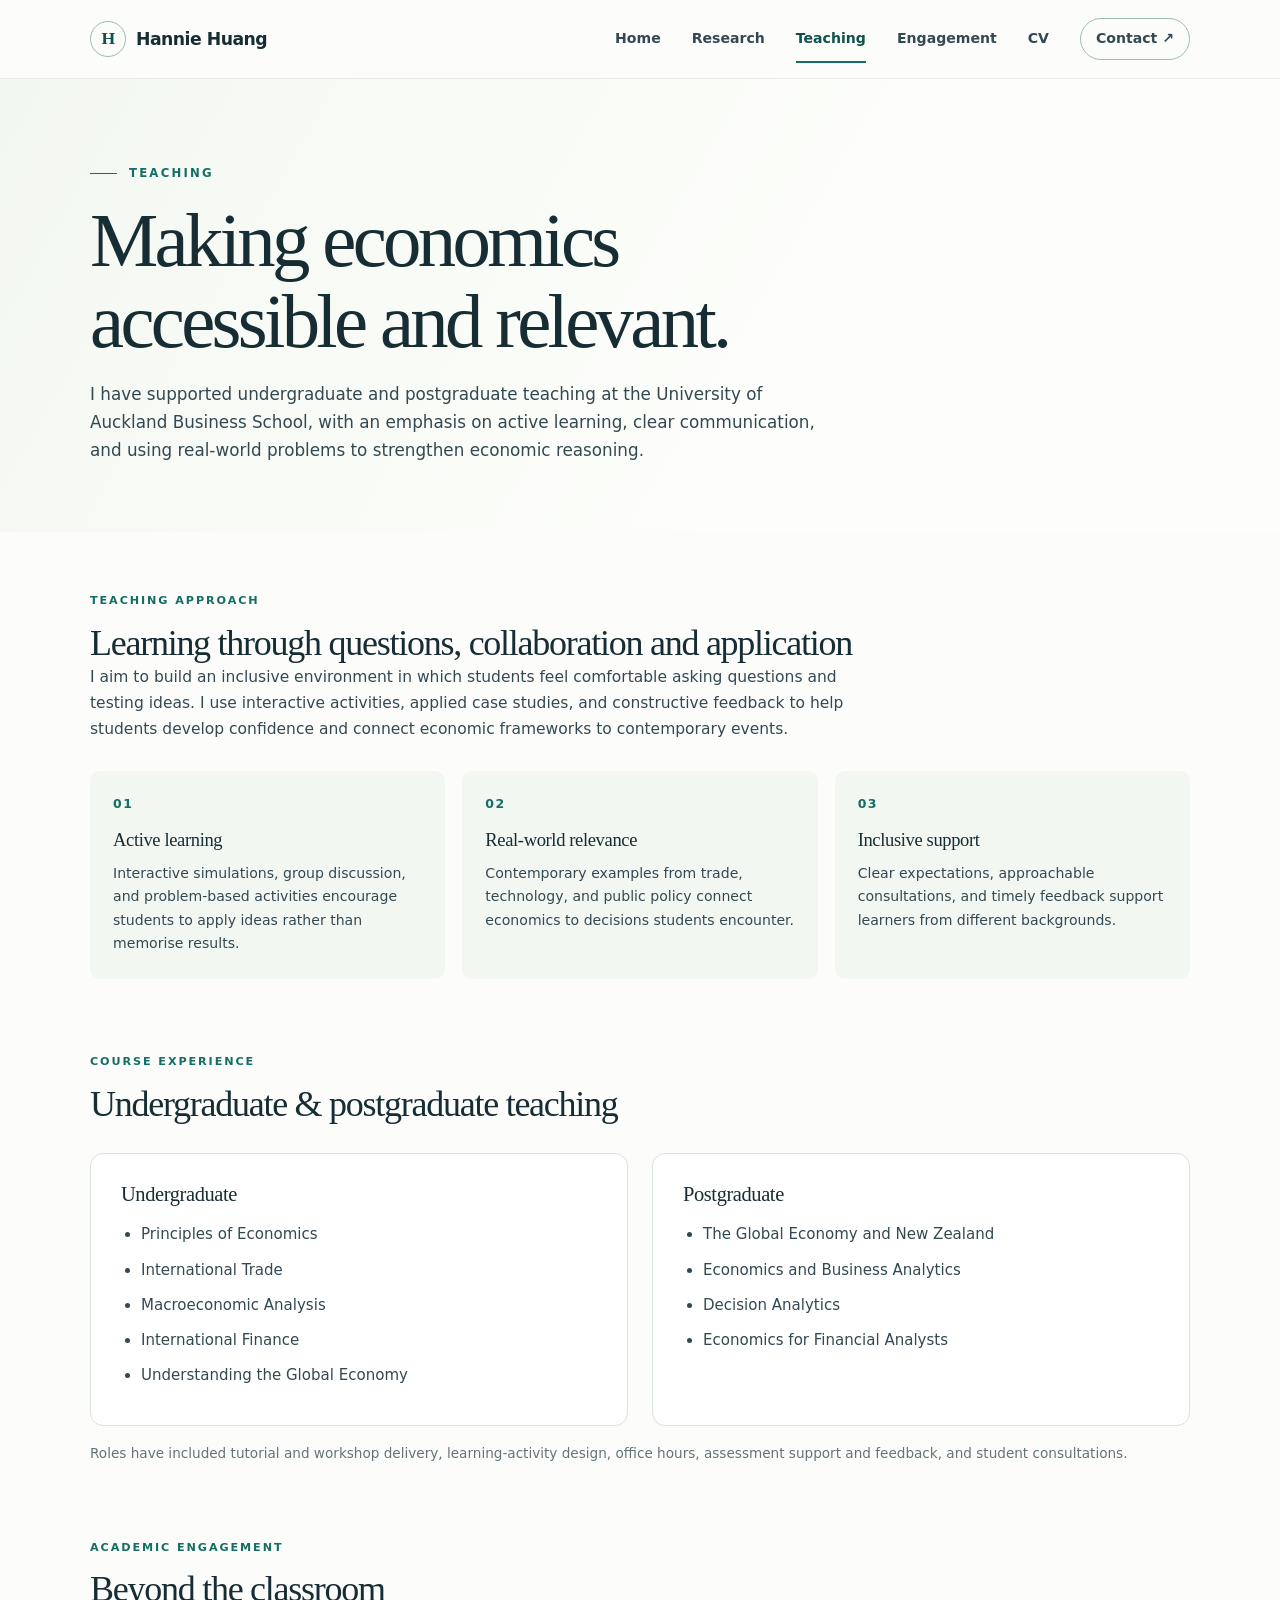
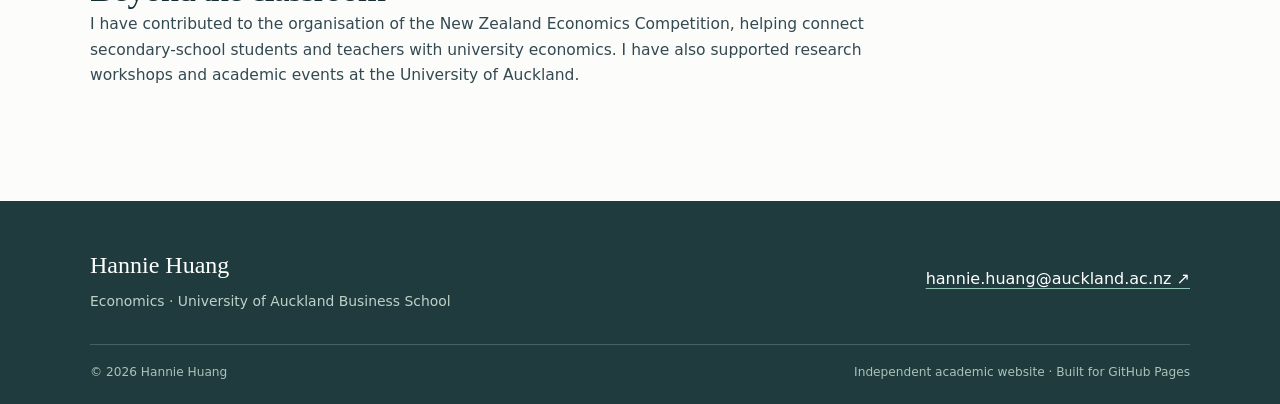
<file: teaching.html>
<!doctype html>
<html lang="en"><head><meta charset="utf-8"><meta name="viewport" content="width=device-width, initial-scale=1">
<meta name="description" content="Teaching experience and teaching approach of Hannie Huang at the University of Auckland Business School."><meta name="theme-color" content="#fcfdfb">
<meta property="og:title" content="Teaching | Hannie Huang"><meta property="og:description" content="Teaching experience and teaching approach of Hannie Huang at the University of Auckland Business School."><meta property="og:type" content="website">
<link rel="icon" href="assets/favicon.svg" type="image/svg+xml"><link rel="stylesheet" href="assets/site.css">
<title>Teaching | Hannie Huang</title></head>
<body><a class="skip-link" href="#main">Skip to content</a>
<header class="site-header"><div class="container header-inner"><a class="brand" href="index.html" aria-label="Hannie Huang homepage"><span class="brand-mark" aria-hidden="true">H</span> Hannie Huang</a>
<button class="menu-toggle" type="button" aria-expanded="false" aria-controls="mainnav">Menu</button>
<nav class="site-nav" id="mainnav" aria-label="Primary navigation"><a href="index.html">Home</a><a href="research.html">Research</a><a href="teaching.html" aria-current="page">Teaching</a><a href="engagement.html">Engagement</a><a href="cv.html">CV</a><a class="nav-contact" href="mailto:hannie.huang@auckland.ac.nz">Contact ↗</a></nav></div></header>
<main id="main">
<section class="page-hero"><div class="container"><div class="eyebrow">Teaching</div><h1>Making economics<br>accessible and relevant.</h1><p>I have supported undergraduate and postgraduate teaching at the University of Auckland Business School, with an emphasis on active learning, clear communication, and using real-world problems to strengthen economic reasoning.</p></div></section>
<div class="container content-shell"><section class="content-block"><span class="kicker">Teaching approach</span><h2>Learning through questions, collaboration and application</h2><p class="section-intro">I aim to build an inclusive environment in which students feel comfortable asking questions and testing ideas. I use interactive activities, applied case studies, and constructive feedback to help students develop confidence and connect economic frameworks to contemporary events.</p>
<div class="philosophy"><article><strong>01</strong><h3>Active learning</h3><p>Interactive simulations, group discussion, and problem-based activities encourage students to apply ideas rather than memorise results.</p></article>
<article><strong>02</strong><h3>Real-world relevance</h3><p>Contemporary examples from trade, technology, and public policy connect economics to decisions students encounter.</p></article>
<article><strong>03</strong><h3>Inclusive support</h3><p>Clear expectations, approachable consultations, and timely feedback support learners from different backgrounds.</p></article></div></section>
<section class="content-block"><div class="section-heading"><div><span class="kicker">Course experience</span><h2>Undergraduate & postgraduate teaching</h2></div></div>
<div class="teach-grid"><article class="course-group"><h3>Undergraduate</h3><ul><li>Principles of Economics</li><li>International Trade</li><li>Macroeconomic Analysis</li><li>International Finance</li><li>Understanding the Global Economy</li></ul></article>
<article class="course-group"><h3>Postgraduate</h3><ul><li>The Global Economy and New Zealand</li><li>Economics and Business Analytics</li><li>Decision Analytics</li><li>Economics for Financial Analysts</li></ul></article></div>
<p class="muted" style="font-size:.85rem;margin-top:16px">Roles have included tutorial and workshop delivery, learning-activity design, office hours, assessment support and feedback, and student consultations.</p></section>
<section class="content-block"><span class="kicker">Academic engagement</span><h2>Beyond the classroom</h2><p class="section-intro">I have contributed to the organisation of the New Zealand Economics Competition, helping connect secondary-school students and teachers with university economics. I have also supported research workshops and academic events at the University of Auckland.</p></section></div></main>
<footer class="site-footer"><div class="container"><div class="footer-main"><div><strong>Hannie Huang</strong><p>Economics · University of Auckland Business School</p></div><a href="mailto:hannie.huang@auckland.ac.nz">hannie.huang@auckland.ac.nz ↗</a></div>
<div class="footer-bottom"><span>© <span class="year">2026</span> Hannie Huang</span><span>Independent academic website · Built for GitHub Pages</span></div></div></footer>
<script src="assets/site.js" defer></script></body></html>
</file>
<file: assets/site.css>
/* Hannie Huang · Academic website · no remote assets or dependencies */
:root {
  --ink:#172d34;--ink2:#334952;--muted:#62747a;--line:#d9e3df;
  --accent:#146e64;--accent-dark:#0e514d;--accent-pale:#e5f1eb;
  --paper:#fcfdfb;--white:#ffffff;--cream:#f4f6f2;--gold:#cda96c;
  --max:1100px;--radius:14px;
}
*{box-sizing:border-box}
html{scroll-behavior:smooth}
body{margin:0;color:var(--ink);background:var(--paper);font-family:system-ui,-apple-system,"Segoe UI",Roboto,"Helvetica Neue",Arial,sans-serif;line-height:1.67;-webkit-font-smoothing:antialiased}
a{color:var(--accent-dark);text-decoration-color:#94c4b8;text-underline-offset:4px}
a:hover{text-decoration-color:var(--accent-dark)}
button{font:inherit;cursor:pointer} img{max-width:100%;height:auto} ::selection{background:#c9e8dc;color:#12332f}
:focus-visible{outline:3px solid var(--accent);outline-offset:3px}
.container{width:min(calc(100% - 44px),var(--max));margin-inline:auto}
.skip-link{position:absolute;top:-100px;left:20px;z-index:1000;background:#fff;padding:10px 18px}.skip-link:focus{top:15px}
.site-header{position:sticky;top:0;z-index:50;border-bottom:1px solid rgba(23,45,52,.09);background:rgba(252,253,251,.96);backdrop-filter:blur(12px)}
.header-inner{min-height:78px;display:flex;justify-content:space-between;align-items:center;gap:20px}
.brand{display:flex;align-items:center;gap:10px;color:var(--ink);text-decoration:none!important;font-size:1.08rem;font-weight:720;letter-spacing:-.03em;white-space:nowrap}
.brand-mark{width:36px;height:36px;display:grid;place-items:center;border:1px solid #98b9af;border-radius:50%;font-family:Georgia,serif;font-size:1.1rem;color:var(--accent-dark)}
.site-nav{display:flex;align-items:center;gap:31px}
.site-nav a{text-decoration:none;color:var(--ink2);font-size:.88rem;font-weight:550;position:relative}
.site-nav a[aria-current="page"]{color:var(--accent-dark);font-weight:760}
.site-nav a[aria-current="page"]::after{content:"";position:absolute;height:2px;left:0;right:0;bottom:-12px;background:var(--accent)}
.site-nav a:hover{color:var(--accent)}
.nav-contact{border:1px solid #9bbeb4;padding:8px 15px;border-radius:50px!important}
.menu-toggle{display:none;border:1px solid var(--line);color:var(--ink);border-radius:8px;background:transparent;padding:8px 12px}
.eyebrow{display:flex;align-items:center;gap:12px;text-transform:uppercase;letter-spacing:.19em;font-size:.73rem;font-weight:750;color:var(--accent)}
.eyebrow:before{content:"";width:27px;height:1px;background:var(--accent)}
.hero{padding:104px 0 84px;position:relative;overflow:hidden}
.hero-grid{display:grid;grid-template-columns:minmax(0,1.35fr) minmax(280px,.7fr);gap:68px;align-items:center}
.hero h1,.page-hero h1{font-family:Georgia,"Times New Roman",serif;letter-spacing:-.048em;font-weight:500;line-height:1.06}
.hero h1{font-size:clamp(3.5rem,7vw,6.1rem);margin:23px 0 24px}
.hero h1 span{color:var(--accent)}
.hero-lead{font-family:Georgia,"Times New Roman",serif;color:var(--ink2);font-size:clamp(1.16rem,2vw,1.53rem);line-height:1.57;max-width:680px;margin:0 0 22px}
.hero-description{max-width:640px;color:var(--muted);font-size:1rem;margin:0 0 31px}
.actions{display:flex;flex-wrap:wrap;gap:11px}
.btn{display:inline-flex;align-items:center;gap:9px;padding:11px 17px;border-radius:8px;text-decoration:none;font-size:.9rem;font-weight:700;transition:transform .15s,background .15s}
.btn:hover{transform:translateY(-1px)}
.btn-primary{background:var(--accent);color:white!important}
.btn-primary:hover{background:var(--accent-dark)}
.btn-secondary{border:1px solid #b6c9c4;color:var(--ink)!important;background:#fff}
.profile-panel{min-height:360px;border:1px solid #cbded4;border-radius:20px;padding:34px;position:relative;overflow:hidden;background:radial-gradient(circle at 105% 15%,#d3e9df 0,transparent 43%),linear-gradient(160deg,#f2f9f4,#e7efe9 75%,#e1ede5)}
.profile-panel:before{content:"";position:absolute;width:285px;height:285px;border:1px solid #b7d0c4;border-radius:50%;right:-88px;top:-106px;box-shadow:0 0 0 40px rgba(255,255,255,.2),0 0 0 80px rgba(255,255,255,.15)}
.profile-panel:after{content:"";position:absolute;width:160px;height:160px;border:1px solid #b0cdc0;transform:rotate(45deg);bottom:-100px;left:-80px}
.monogram{font-family:Georgia,serif;font-weight:400;letter-spacing:-.09em;font-size:6.7rem;color:#507b6f;line-height:1;margin:32px 0 82px;position:relative;z-index:2}
.profile-label{position:relative;z-index:2;padding-top:18px;border-top:1px solid #b1cbbd;font-size:.76rem;letter-spacing:.12em;text-transform:uppercase;color:#3d655a;font-weight:720}
.profile-text{position:relative;z-index:2;margin:4px 0 0;color:#557368;font-size:.88rem}
.section{padding:71px 0;border-top:1px solid var(--line)}
.section-heading{display:flex;align-items:end;justify-content:space-between;gap:20px;margin-bottom:27px}
.kicker{font-size:.7rem;color:var(--accent);font-weight:780;letter-spacing:.17em;text-transform:uppercase;display:block;margin-bottom:11px}
h2{font-size:clamp(1.65rem,3vw,2.25rem);font-family:Georgia,"Times New Roman",serif;letter-spacing:-.035em;font-weight:500;line-height:1.2;margin:0}
h3{font-size:1.16rem;line-height:1.35;letter-spacing:-.02em;margin:0 0 10px}
p{margin:0 0 17px}.muted{color:var(--muted)}
.inline-link{font-size:.89rem;white-space:nowrap;font-weight:720;text-decoration:none}
.about-grid{display:grid;grid-template-columns:1.15fr .85fr;gap:70px}
.about-copy{font-size:1.04rem;color:var(--ink2)}
.fact-list{margin:0;padding:0;list-style:none}
.fact-list li{padding:13px 0;border-bottom:1px solid var(--line);display:flex;gap:20px;align-items:baseline}
.fact-list strong{font-size:.77rem;text-transform:uppercase;letter-spacing:.08em;width:104px;flex-shrink:0;color:var(--muted)}
.fact-list span{font-size:.92rem;color:var(--ink2)}
.two-col{display:grid;grid-template-columns:1fr 1fr;gap:18px}
.paper-card{border:1px solid var(--line);padding:28px;border-radius:13px;background:var(--white);display:flex;flex-direction:column;min-height:268px;box-shadow:0 7px 24px rgba(18,45,39,.025)}
.paper-card:hover{border-color:#9dc3b5}
.paper-card h3{font-family:Georgia,"Times New Roman",serif;font-size:1.31rem;font-weight:500;letter-spacing:-.026em;margin:13px 0}
.paper-card p{font-size:.91rem;color:var(--muted);margin-bottom:20px}
.paper-card .meta{margin-top:auto;display:flex;justify-content:space-between;align-items:center;gap:14px}
.label{font-size:.68rem;text-transform:uppercase;letter-spacing:.11em;font-weight:760;color:var(--accent)}
.chips{display:flex;flex-wrap:wrap;gap:8px;margin-top:22px}
.chip{display:inline-block;color:#45645b;font-size:.74rem;border:1px solid #cedfd5;border-radius:60px;padding:5px 10px;background:#f4f9f5}
.feature-band{background:#f2f6f1}
.feature-grid{display:grid;grid-template-columns:1fr 1fr;gap:45px}
.feature-item h3{font-family:Georgia,serif;font-weight:500;font-size:1.5rem}
.feature-item p{color:var(--ink2);font-size:.96rem}
.timeline{padding:0;margin:0;list-style:none;max-width:790px}
.timeline li{display:grid;grid-template-columns:84px 1fr;gap:22px;padding:15px 0;border-bottom:1px solid var(--line);font-size:.95rem}
.timeline time{font-size:.85rem;color:var(--accent);font-weight:760}
.site-footer{background:#203b3d;color:#d7e7df;padding:44px 0 22px;margin-top:10px}
.footer-main{display:flex;align-items:center;justify-content:space-between;gap:22px;flex-wrap:wrap;margin-bottom:30px}
.footer-main strong{font-family:Georgia,serif;font-weight:500;font-size:1.5rem;color:white}
.footer-main p{margin:5px 0 0;color:#bfd2c9;font-size:.87rem}
.footer-main a{color:white}
.footer-bottom{border-top:1px solid #476063;padding-top:17px;display:flex;justify-content:space-between;gap:16px;flex-wrap:wrap;font-size:.76rem;color:#a9c3b8}
.page-hero{padding:85px 0 51px;background:linear-gradient(120deg,#f3f7f1,#fdfefb 62%)}
.page-hero h1{font-size:clamp(3.1rem,6vw,4.8rem);margin:16px 0 18px}
.page-hero p{font-size:1.05rem;color:var(--ink2);max-width:750px}
.content-shell{padding:60px 0 85px}
.content-block+.content-block{margin-top:74px}
.section-intro{max-width:780px;color:var(--ink2);font-size:.97rem}
.research-feature{border:1px solid #d4e1d8;border-left:4px solid var(--accent);background:white;padding:30px 34px;border-radius:0 13px 13px 0}
.research-feature h3{font-family:Georgia,serif;font-size:1.55rem;font-weight:500;max-width:800px;margin:10px 0}
.research-feature .authors{font-size:.87rem;color:var(--muted);margin-bottom:17px}
.research-feature p{max-width:840px;color:var(--ink2);font-size:.95rem}
.list-cards{display:grid;gap:16px}
.item-card{padding:25px 27px;border:1px solid var(--line);border-radius:12px;background:white}
.item-card h3{font-family:Georgia,serif;font-weight:500;font-size:1.24rem;margin:9px 0}
.item-card p{font-size:.93rem;color:var(--ink2);margin:0}
.project-stack{display:grid;grid-template-columns:1fr 1fr;gap:18px}
.mini-project{background:#f4f7f3;border:1px solid #e1e8e1;border-radius:12px;padding:25px}
.mini-project p{font-size:.92rem;color:var(--ink2);margin:0}
.bullet-list{margin:17px 0 0;padding-left:22px;color:var(--ink2)}
.bullet-list li{margin:9px 0;padding-left:3px}
.teach-grid{display:grid;grid-template-columns:1fr 1fr;gap:24px}
.course-group{border:1px solid var(--line);border-radius:13px;padding:27px 30px;background:#fff}
.course-group h3{font-family:Georgia,serif;font-size:1.28rem;font-weight:500;margin-bottom:14px}
.course-group ul{padding-left:20px;margin:0;color:var(--ink2)}
.course-group li{margin:10px 0;font-size:.94rem}
.philosophy{display:grid;grid-template-columns:repeat(3,1fr);gap:17px;margin-top:28px}
.philosophy article{background:#f2f7f2;border-radius:10px;padding:23px}
.philosophy strong{display:block;color:var(--accent);font-size:.78rem;letter-spacing:.12em;margin-bottom:12px}
.philosophy h3{font-family:Georgia,serif;font-weight:500}
.philosophy p{font-size:.88rem;color:var(--ink2);margin:0}
.cv-header-row{display:flex;justify-content:space-between;gap:20px;align-items:center}
.cv-block{padding:28px 0;border-top:1px solid var(--line)}
.cv-block:first-of-type{border-top:0}
.cv-entry{display:grid;grid-template-columns:150px 1fr;gap:22px;margin-top:18px}
.cv-date{color:var(--muted);font-size:.85rem}
.cv-entry strong{font-size:.96rem;color:var(--ink)}
.cv-entry p{color:var(--ink2);font-size:.9rem;margin:4px 0}
.cv-entry .small{font-size:.83rem;color:var(--muted)}
.cv-onlyprint{display:block}
@media(max-width:850px){
.hero{padding:68px 0 62px}.hero-grid{grid-template-columns:1fr;gap:36px}.profile-panel{max-width:470px;min-height:260px}.monogram{margin:0 0 36px;font-size:5.5rem}
.about-grid{grid-template-columns:1fr;gap:28px}.two-col,.feature-grid,.teach-grid{grid-template-columns:1fr}
.philosophy{grid-template-columns:1fr}.project-stack{grid-template-columns:1fr}
}
@media(max-width:650px){
.header-inner{min-height:65px}.menu-toggle{display:block}.site-nav{position:absolute;left:0;right:0;top:65px;background:var(--paper);padding:18px 22px 24px;border-bottom:1px solid var(--line);box-shadow:0 14px 18px rgba(23,45,52,.06);display:none;flex-direction:column;align-items:stretch;gap:12px}
.site-nav.open{display:flex}.site-nav a{padding:9px 0}.site-nav a[aria-current="page"]::after{bottom:3px;right:auto;width:29px}.nav-contact{border:0;padding:9px 0!important}
.container{width:min(calc(100% - 32px),var(--max))}.hero h1{font-size:3.5rem}.section{padding:52px 0}.page-hero{padding:58px 0 37px}.content-shell{padding:42px 0 65px}
.section-heading{align-items:start;flex-direction:column;gap:8px}.paper-card,.course-group{padding:23px}.research-feature{padding:23px 20px}.cv-entry{grid-template-columns:1fr;gap:3px}.cv-header-row{align-items:start;flex-direction:column}
}
@media(prefers-reduced-motion:reduce){html{scroll-behavior:auto}*,*:before,*:after{transition:none!important}}
@media print{
.site-header,.site-footer,.no-print,.btn{display:none!important}
body{color:#000;font-size:10pt;background:#fff}.container{width:100%}.page-hero{padding:10px 0 16px;background:none}.page-hero h1{font-size:28pt}.content-shell{padding:0}.cv-block{page-break-inside:avoid;padding:15px 0}.cv-entry{margin-top:10px}.cv-onlyprint{display:block}
a{color:#000;text-decoration:none}
}

/* Full-height portrait on homepage */
.profile-panel .profile-photo {
  display: block;
  width: 100%;
  height: auto;
  max-height: none;
  aspect-ratio: auto;
  object-fit: contain;
  position: relative;
  z-index: 2;
  border-radius: 12px;
  margin-bottom: 16px;
}

/* Let the photo card grow with the image */
.profile-panel {
  height: auto;
  max-height: none;
}
</file>
